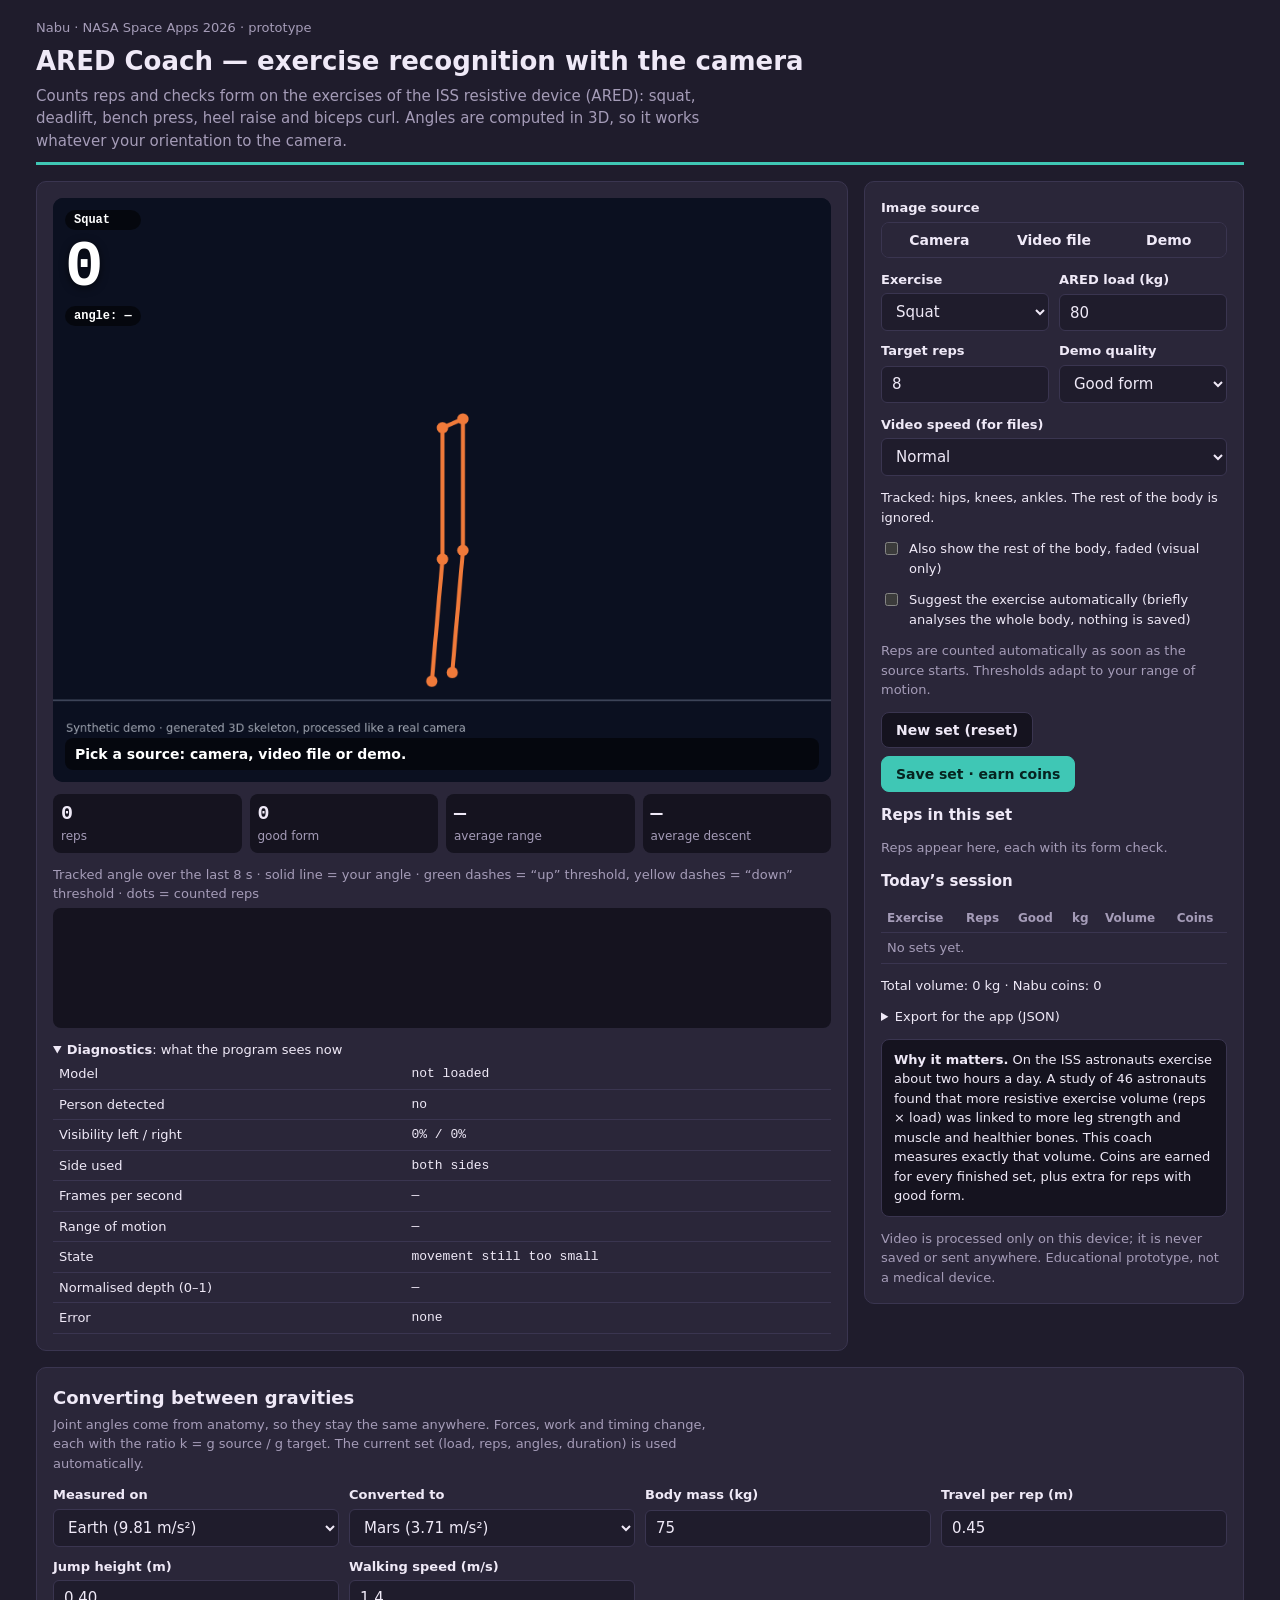
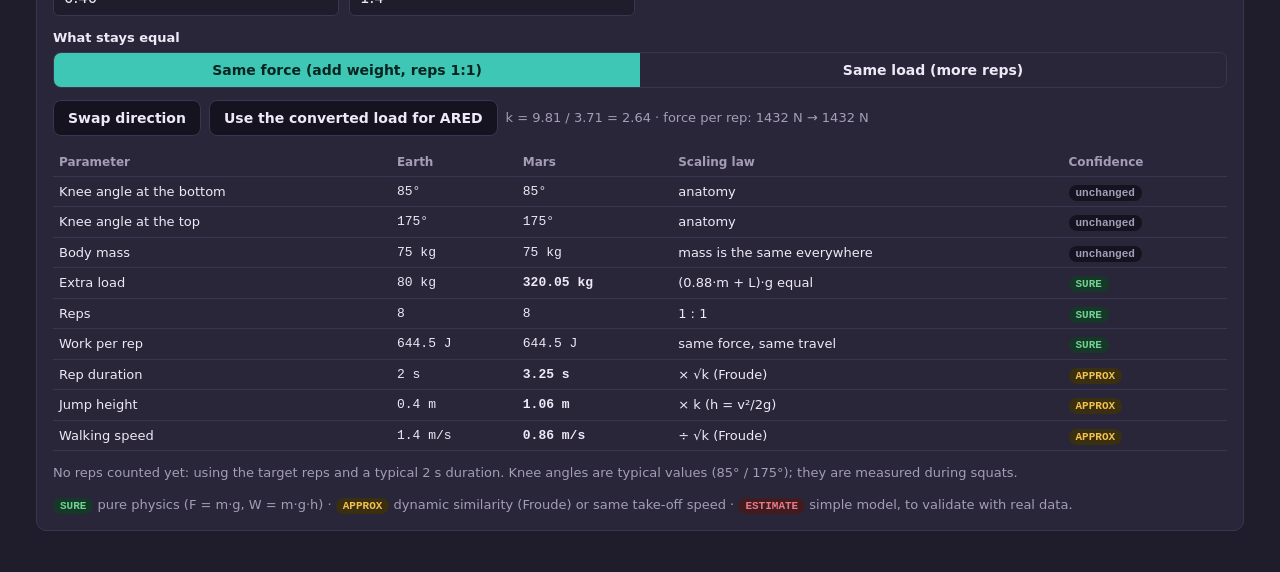
<file: ared/index.html>
<!DOCTYPE html>
<html lang="en">
<head>
<meta charset="utf-8">
<meta name="viewport" content="width=device-width, initial-scale=1">
<title>Nabu · ARED Coach</title>
<style>
/* Consolă de antrenament: cerneală navy, accent portocaliu; imaginea video în stânga, controalele și jurnalul seriei în dreapta. */
:root{
  --bg:#F3F5F8; --panel:#FFFFFF; --ink:#16213A; --muted:#5B6782; --line:#D5DBE6; --soft:#E9EDF4;
  --accent:#D9581A; --accent-ink:#FFFFFF;
  --ok:#1E7F4E; --ok-bg:#DFF2E7; --warn:#9A6B00; --warn-bg:#FFF2CC; --bad:#B42323; --bad-bg:#FBE0E0;
  --body:system-ui,-apple-system,"Segoe UI",Roboto,sans-serif; --mono:ui-monospace,"SF Mono",Menlo,Consolas,monospace;
  color-scheme:light;
}
@media (prefers-color-scheme: dark){ :root{
  --bg:#0E1424; --panel:#161E33; --ink:#E6EBF5; --muted:#9AA6C0; --line:#2A3552; --soft:#1D2742;
  --accent:#F07A3A; --accent-ink:#10131C; --ok:#5BD08F; --ok-bg:#163828; --warn:#F2C24F; --warn-bg:#3A2F10; --bad:#FF7A7A; --bad-bg:#401C1F;
  color-scheme:dark; } }
*{box-sizing:border-box}
html,body{margin:0}
body{background:var(--bg);color:var(--ink);font:15px/1.5 var(--body)}
h1,h2,h3{margin:0;text-wrap:balance}
h1{font-size:26px} h2{font-size:18px} h3{font-size:15px}
p{margin:0}
.wrap{max-width:1240px;margin:0 auto;padding:18px 16px 40px;display:grid;gap:16px}
header{display:flex;flex-wrap:wrap;justify-content:space-between;gap:10px 24px;align-items:flex-end;border-bottom:3px solid var(--accent);padding-bottom:10px}
.sub{color:var(--muted);max-width:70ch}
.layout{display:grid;grid-template-columns:minmax(0,1fr) 380px;gap:16px;align-items:start}
@media (max-width:960px){.layout{grid-template-columns:1fr}}
.card{background:var(--panel);border:1px solid var(--line);border-radius:10px;padding:16px;display:grid;gap:12px}
.stage{position:relative;background:#0B1020;border-radius:10px;overflow:hidden;aspect-ratio:4/3}
.stage canvas{position:absolute;inset:0;width:100%;height:100%}
.stage video{display:none}
.hud{position:absolute;left:12px;top:12px;display:grid;gap:6px}
.big{font:700 64px/1 var(--mono);color:#fff;text-shadow:0 2px 8px rgba(0,0,0,.6)}
.pill{display:inline-block;font:600 12px var(--mono);padding:3px 9px;border-radius:999px;background:rgba(0,0,0,.55);color:#fff}
.status{position:absolute;left:12px;right:12px;bottom:12px;font:600 14px var(--body);color:#fff;background:rgba(0,0,0,.55);border-radius:8px;padding:8px 10px}
.row{display:flex;flex-wrap:wrap;gap:8px;align-items:center}
.grid2{display:grid;grid-template-columns:1fr 1fr;gap:10px}
label{font-weight:600;font-size:13px}
.field{display:grid;gap:4px}
select,input[type=number]{font:15px var(--body);padding:8px 10px;border:1px solid var(--line);border-radius:6px;background:var(--bg);color:var(--ink);width:100%}
button{font:600 14px var(--body);border-radius:8px;padding:9px 14px;border:1px solid var(--line);background:var(--soft);color:var(--ink);cursor:pointer}
button.primary{background:var(--accent);border-color:var(--accent);color:var(--accent-ink)}
button:disabled{opacity:.5;cursor:not-allowed}
button:focus-visible,select:focus-visible,input:focus-visible{outline:2px solid var(--ink);outline-offset:2px}
.seg{display:flex;gap:0;border:1px solid var(--line);border-radius:8px;overflow:hidden}
.seg button{border:0;border-radius:0;flex:1;background:var(--panel)}
.seg button[aria-pressed="true"]{background:var(--accent);color:var(--accent-ink)}
.chkrow{display:flex;gap:8px;align-items:flex-start;font-weight:500}.chkrow input{margin-top:3px;flex:none}
.muted{color:var(--muted)} .small{font-size:13px}
.reps{display:grid;gap:6px;max-height:280px;overflow:auto}
.rep{border:1px solid var(--line);border-radius:8px;padding:8px 10px;display:grid;gap:4px;font-size:13px}
.rep .h{display:flex;justify-content:space-between;font-weight:600}
.chk{display:flex;gap:6px;align-items:baseline}
.chk .dot{width:8px;height:8px;border-radius:50%;flex:none;transform:translateY(-1px)}
.dot.ok{background:var(--ok)} .dot.warn{background:var(--warn)}
.metrics{display:grid;grid-template-columns:repeat(4,1fr);gap:8px}
.metric{background:var(--soft);border-radius:8px;padding:8px;display:grid;gap:2px}
.metric b{font:600 20px var(--mono);font-variant-numeric:tabular-nums}
.metric span{font-size:12px;color:var(--muted)}
table{border-collapse:collapse;width:100%;font-size:13px}
th,td{text-align:left;padding:5px 6px;border-bottom:1px solid var(--line)}
th{color:var(--muted);font-size:12px}
td.num{font-family:var(--mono);font-variant-numeric:tabular-nums}
.alert{border-radius:8px;padding:10px 12px;border:1px solid var(--line);background:var(--soft);font-size:13px}
.alert.warn{background:var(--warn-bg);border-color:var(--warn)}
textarea{width:100%;min-height:80px;font:12px var(--mono);background:var(--bg);color:var(--ink);border:1px solid var(--line);border-radius:6px;padding:8px}
.grid4{display:grid;grid-template-columns:repeat(4,minmax(0,1fr));gap:10px}
@media (max-width:960px){.grid4{grid-template-columns:1fr 1fr}}
.tag{display:inline-block;font:600 11px var(--mono);padding:2px 7px;border-radius:999px;white-space:nowrap}
.tag.sure{background:var(--ok-bg);color:var(--ok)} .tag.approx{background:var(--warn-bg);color:var(--warn)} .tag.est{background:var(--bad-bg);color:var(--bad)} .tag.same{background:var(--soft);color:var(--muted)}
td.chg{font-weight:700}
[hidden]{display:none!important}
/* Embedded in Nabu: always dark, matching the app; header and outer page chrome removed. */
:root{--bg:#1f1c2c;--panel:#2a2639;--ink:#efe9f7;--muted:#a59cb8;--line:#3a3550;--soft:#15131f;
  --accent:#3fc7b5;--accent-ink:#062420;--ok:#6fd38f;--ok-bg:#163828;--warn:#f2c14e;--warn-bg:#3a2f10;--bad:#e8798a;--bad-bg:#401c1f;color-scheme:dark}
body.embedded{background:transparent}
body.embedded .wrap{padding:0;max-width:none}
body.embedded header{display:none}
body.embedded .layout{grid-template-columns:minmax(0,1fr) 330px}
@media (max-width:680px){body.embedded .layout{grid-template-columns:1fr}}
body.embedded .layout{grid-template-columns:minmax(0,1fr) 300px}
body.embedded .metrics{grid-template-columns:repeat(4,minmax(0,1fr))}

@media (prefers-reduced-motion: reduce){*{transition:none!important}}
</style>
</head>
<body>
<div class="wrap">
  <header>
    <div style="display:grid;gap:4px">
      <span class="small muted">Nabu · NASA Space Apps 2026 · prototype</span>
      <h1>ARED Coach — exercise recognition with the camera</h1>
      <p class="sub">Counts reps and checks form on the exercises of the ISS resistive device (ARED): squat, deadlift, bench press, heel raise and biceps curl. Angles are computed in 3D, so it works whatever your orientation to the camera.</p>
    </div>
  </header>

  <div class="alert warn" id="protoWarn" hidden>This page is opened straight from a file. The camera and the MediaPipe model only work reliably over <b>http://localhost</b> or <b>https</b>: start Nabu with <code>start.bat</code>. The demo works anyway.</div>
  <div class="layout">
    <main class="card">
      <div class="stage" id="stage">
        <video id="video" playsinline muted></video>
        <canvas id="canvas" width="960" height="720" aria-label="Camera image with the detected skeleton"></canvas>
        <div class="hud">
          <span class="pill" id="exPill">Squat</span>
          <span class="big" id="repBig">0</span>
          <span class="pill" id="angPill">angle: —</span>
        </div>
        <div class="status" id="status">Pick a source: camera, video file or demo.</div>
      </div>
      <div class="metrics" aria-live="polite">
        <div class="metric"><b id="mReps">0</b><span>reps</span></div>
        <div class="metric"><b id="mGood">0</b><span>good form</span></div>
        <div class="metric"><b id="mRom">—</b><span>average range</span></div>
        <div class="metric"><b id="mTempo">—</b><span>average descent</span></div>
      </div>
      <div class="alert" id="detectBox" hidden></div>
      <div class="field">
        <span class="small muted">Tracked angle over the last 8 s · solid line = your angle · green dashes = “up” threshold, yellow dashes = “down” threshold · dots = counted reps</span>
        <canvas id="spark" width="900" height="120" style="width:100%;height:120px;background:var(--soft);border-radius:8px" aria-label="Angle over time"></canvas>
      </div>
      <details open>
        <summary class="small"><b>Diagnostics</b>: what the program sees now</summary>
        <table><tbody id="diag"></tbody></table>
      </details>
    </main>

    <aside class="card">
      <div class="field">
        <label>Image source</label>
        <div class="seg" role="group" aria-label="Image source">
          <button id="srcCam" aria-pressed="false">Camera</button>
          <button id="srcFile" aria-pressed="false">Video file</button>
          <button id="srcDemo" aria-pressed="false">Demo</button>
        </div>
        <input type="file" id="fileIn" accept="video/*" hidden>
      </div>
      <div class="grid2">
        <div class="field"><label for="exSel">Exercise</label>
          <select id="exSel">
            <option value="squat">Squat</option>
            <option value="deadlift">Deadlift</option>
            <option value="bench">Bench press</option>
            <option value="heel">Heel raise</option>
            <option value="curl">Biceps curl</option>
          </select></div>
        <div class="field"><label for="loadIn">ARED load (kg)</label><input id="loadIn" type="number" min="0" max="272" step="1" value="80"></div>
        <div class="field"><label for="targetIn">Target reps</label><input id="targetIn" type="number" min="1" max="50" value="8"></div>
        <div class="field"><label for="demoQ">Demo quality</label>
          <select id="demoQ"><option value="good">Good form</option><option value="mixed">Mixed</option><option value="bad">Frequent mistakes</option></select></div>
      </div>
      <div class="field"><label for="rateSel">Video speed (for files)</label>
        <select id="rateSel"><option value="1">Normal</option><option value="0.5">Half (more precise)</option><option value="0.25">Quarter</option></select></div>
      <p class="small" id="parts"></p>
      <label class="chkrow small"><input type="checkbox" id="showAll"> Also show the rest of the body, faded (visual only)</label>
      <label class="chkrow small"><input type="checkbox" id="autoDet"> Suggest the exercise automatically (briefly analyses the whole body, nothing is saved)</label>
      <p class="small muted">Reps are counted automatically as soon as the source starts. Thresholds adapt to your range of motion.</p>
      <div class="row">
        <button id="startSet">New set (reset)</button>
        <button class="primary" id="endSet">Save set · earn coins</button>
      </div>
      <h3>Reps in this set</h3>
      <div class="reps" id="repList"><p class="small muted">Reps appear here, each with its form check.</p></div>
      <h3>Today’s session</h3>
      <div style="overflow-x:auto"><table id="sessTable"><thead><tr><th>Exercise</th><th>Reps</th><th>Good</th><th>kg</th><th>Volume</th><th>Coins</th></tr></thead><tbody></tbody></table></div>
      <p class="small" id="sessTot">Total volume: 0 kg · Nabu coins: 0</p>
      <details>
        <summary class="small">Export for the app (JSON)</summary>
        <textarea id="json" readonly></textarea>
        <button id="copyJson">Copy</button> <span class="small muted" id="copyMsg"></span>
      </details>
      <div class="alert small">
        <b>Why it matters.</b> On the ISS astronauts exercise about two hours a day. A study of 46 astronauts found that more resistive exercise volume (reps × load) was linked to more leg strength and muscle and healthier bones. This coach measures exactly that volume. Coins are earned for every finished set, plus extra for reps with good form.
      </div>
      <p class="small muted">Video is processed only on this device; it is never saved or sent anywhere. Educational prototype, not a medical device.</p>
    </aside>
  </div>

  <section class="card" aria-labelledby="gravH">
    <div style="display:grid;gap:4px">
      <h2 id="gravH">Converting between gravities</h2>
      <p class="small muted" style="max-width:80ch">Joint angles come from anatomy, so they stay the same anywhere. Forces, work and timing change, each with the ratio k = g source / g target. The current set (load, reps, angles, duration) is used automatically.</p>
    </div>
    <div class="grid4">
      <div class="field"><label for="gFrom">Measured on</label>
        <select id="gFrom"><option value="pamant">Earth (9.81 m/s²)</option><option value="marte">Mars (3.71 m/s²)</option><option value="luna">Moon (1.62 m/s²)</option><option value="custom">Other gravity…</option></select></div>
      <div class="field" id="gFromCustomF" hidden><label for="gFromCustom">source g (m/s²)</label><input id="gFromCustom" type="number" min="0" step="0.01" value="9.81"></div>
      <div class="field"><label for="gTo">Converted to</label>
        <select id="gTo"><option value="marte">Mars (3.71 m/s²)</option><option value="pamant">Earth (9.81 m/s²)</option><option value="luna">Moon (1.62 m/s²)</option><option value="custom">Other gravity…</option></select></div>
      <div class="field" id="gToCustomF" hidden><label for="gToCustom">target g (m/s²)</label><input id="gToCustom" type="number" min="0" step="0.01" value="3.71"></div>
      <div class="field"><label for="massIn">Body mass (kg)</label><input id="massIn" type="number" min="30" max="200" step="1" value="75"></div>
      <div class="field"><label for="dropIn">Travel per rep (m)</label><input id="dropIn" type="number" min="0.05" max="1.5" step="0.01" value="0.45"></div>
      <div class="field"><label for="jumpIn">Jump height (m)</label><input id="jumpIn" type="number" min="0" max="3" step="0.01" value="0.40"></div>
      <div class="field"><label for="walkIn">Walking speed (m/s)</label><input id="walkIn" type="number" min="0" max="5" step="0.1" value="1.4"></div>
    </div>
    <div class="field">
      <label>What stays equal</label>
      <div class="seg" role="group" aria-label="Conversion mode">
        <button id="modeForce" aria-pressed="true">Same force (add weight, reps 1:1)</button>
        <button id="modeWork" aria-pressed="false">Same load (more reps)</button>
      </div>
    </div>
    <div class="row"><button id="gSwap">Swap direction</button><button id="gApply">Use the converted load for ARED</button><span class="small muted" id="gK"></span></div>
    <div class="alert warn" id="gErr" hidden></div>
    <div style="overflow-x:auto"><table id="gTable"><thead><tr><th>Parameter</th><th id="gThFrom">Source</th><th id="gThTo">Target</th><th>Scaling law</th><th>Confidence</th></tr></thead><tbody></tbody></table></div>
    <p class="small muted" id="gNote"></p>
    <p class="small muted"><span class="tag sure">SURE</span> pure physics (F = m·g, W = m·g·h) · <span class="tag approx">APPROX</span> dynamic similarity (Froude) or same take-off speed · <span class="tag est">ESTIMATE</span> simple model, to validate with real data.</p>
  </section>
</div>

<script>
"use strict";
// CORE-START — logică pură (testabilă fără browser)
function angle3(a,b,c){
  const v1x=a.x-b.x,v1y=a.y-b.y,v1z=a.z-b.z,v2x=c.x-b.x,v2y=c.y-b.y,v2z=c.z-b.z;
  const n=Math.hypot(v1x,v1y,v1z)*Math.hypot(v2x,v2y,v2z);
  if(!n)return NaN;
  const d=(v1x*v2x+v1y*v2y+v1z*v2z)/n;
  return Math.acos(Math.max(-1,Math.min(1,d)))*180/Math.PI;
}
function dist3(a,b){return Math.hypot(a.x-b.x,a.y-b.y,a.z-b.z)}
const avg=(a,b)=>(a+b)/2;

// Definiția fiecărui unghi: [punct, vârf, punct] pentru stânga și dreapta (indici MediaPipe).
const ANGLE_DEF={knee:[[23,25,27],[24,26,28]],hip:[[11,23,25],[12,24,26]],elbow:[[11,13,15],[12,14,16]],sh:[[13,11,23],[14,12,24]],ank:[[25,27,31],[26,28,32]],barTilt:[[11,12,15,16],[]]};
const ALL_ANGLES=Object.keys(ANGLE_DEF);
// Punctele corpului de care are nevoie un exercițiu = doar cele din unghiurile lui.
function keysFor(angles){const s=new Set();for(const n of angles)for(const side of ANGLE_DEF[n])for(const i of side)s.add(i);return [...s].sort((a,b)=>a-b)}
// Unghiurile din coordonatele 3D „world” (metri, centrate pe bazin): nu depind de orientarea camerei.
// Se calculează DOAR unghiurile cerute; restul corpului este ignorat.
function jointAngles(w,need=ALL_ANGLES){
  const o={};
  for(const n of need){
    if(n==="barTilt"){o.barTilt=barTilt(w);continue}
    const [l,r]=ANGLE_DEF[n];o[n+"L"]=angle3(w[l[0]],w[l[1]],w[l[2]]);o[n+"R"]=angle3(w[r[0]],w[r[1]],w[r[2]]);
  }
  return o;
}
function barTilt(w){
  return {
    // înclinarea barei = unghiul dintre linia încheieturilor și linia umerilor (nu depinde de orientarea camerei)
    v:(()=>{const u={x:w[16].x-w[15].x,y:w[16].y-w[15].y,z:w[16].z-w[15].z},v={x:w[12].x-w[11].x,y:w[12].y-w[11].y,z:w[12].z-w[11].z};const g=angle3(u,{x:0,y:0,z:0},v);return Math.min(g,180-g)})()
  }.v;
}
const JOINTS=["knee","hip","elbow","sh","ank"];
// Alege partea corpului: „B” = ambele, „L” / „R” = doar partea vizibilă (filmat din lateral, partea opusă e ascunsă).
function pickSide(a,side){const o={};for(const j of JOINTS){if(a[j+"L"]===undefined)continue;o[j]=side==="B"?avg(a[j+"L"],a[j+"R"]):a[j+side]}if(a.barTilt!==undefined)o.barTilt=a.barTilt;return o}
function sideVisibility(norm,keys){
  if(!norm)return {L:1,R:1};
  const v=ids=>ids.length?ids.reduce((s,i)=>s+(norm[i].visibility??1),0)/ids.length:1;
  return {L:v(keys.filter(i=>i%2===1)),R:v(keys.filter(i=>i%2===0))}; // în MediaPipe, stânga = indici impari
}
function chooseSide(vis){ if(vis.L>=0.65&&vis.R>=0.65)return "B"; return vis.L>=vis.R?"L":"R"; }

class Smoother{ // medie exponențială pe fiecare unghi
  constructor(alpha=0.5){this.a=alpha;this.s=null}
  push(o){ if(!this.s){this.s={...o};return {...this.s}}
    for(const k in o){ if(Number.isFinite(o[k])) this.s[k]=Number.isFinite(this.s[k])?this.a*o[k]+(1-this.a)*this.s[k]:o[k]; }
    return {...this.s}; }
}

function ok(t){return {ok:true,t}} function warn(t){return {ok:false,t}}
function fmt(x){return Number.isFinite(x)?Math.round(x):"—"}
const tempo=r=>r.ecc>=0.8?ok("Controlled descent ("+r.ecc.toFixed(1)+" s)"):warn("Lower more slowly: "+r.ecc.toFixed(1)+" s, target ≥ 1 s");

// joint = articulația urmărită; mode „flex” = unghiul scade în timpul efortului, „raise” = crește;
// minRange = amplitudinea minimă (grade) ca mișcarea să conteze drept repetare.
const EXERCISES={
  squat:{name:"Squat",joint:"knee",mode:"flex",minRange:30,angles:["knee"],unit:"knee",
    checks:r=>[
      r.min<=100?ok("Full depth ("+fmt(r.min)+"°)"):warn("Go lower: knee at "+fmt(r.min)+"°, target ≤ 100°"),
      r.side==="B"?(Math.abs(r.atMin.kneeL-r.atMin.kneeR)<=15?ok("Left–right symmetry"):warn("Knees uneven: "+fmt(Math.abs(r.atMin.kneeL-r.atMin.kneeR))+"°")):null,
      tempo(r)]},
  deadlift:{name:"Deadlift",joint:"hip",mode:"flex",minRange:30,angles:["hip","knee"],unit:"hip",
    checks:r=>[
      r.atMinS.knee-r.atMinS.hip>=20?ok("Hinging at the hip (knee "+fmt(r.atMinS.knee)+"°, hip "+fmt(r.atMinS.hip)+"°)"):warn("Too much knee: push your hips back"),
      r.atEndS.knee>=155?ok("Full extension at the top"):warn("Straighten your knees fully at the top"),
      tempo(r)]},
  bench:{name:"Bench press",joint:"elbow",mode:"flex",minRange:30,angles:["elbow","barTilt"],unit:"elbow",
    checks:r=>[
      r.min<=90?ok("Full range (elbow "+fmt(r.min)+"°)"):warn("Bring the bar closer to your chest: elbow at "+fmt(r.min)+"°, target ≤ 90°"),
      r.side==="B"?(Math.abs(r.atMin.elbowL-r.atMin.elbowR)<=15?ok("Arms symmetric"):warn("One arm goes lower than the other")):null,
      r.side==="B"?(r.atMin.barTilt<=12?ok("Bar level with your shoulders"):warn("The bar tilts to one side ("+fmt(r.atMin.barTilt)+"°)")):null,
      tempo(r)]},
  heel:{name:"Heel raise",joint:"ank",mode:"raise",minRange:12,minDur:0.6,angles:["ank","knee"],unit:"ankle",
    checks:r=>[
      r.rom>=15?ok("Full raise (+"+fmt(r.rom)+"°)"):warn("Rise higher on your toes: +"+fmt(r.rom)+"°, target ≥ 15°"),
      r.kneeMin>=155?ok("Knees straight"):warn("Keep your knees straight ("+fmt(r.kneeMin)+"°)")]},
  curl:{name:"Biceps curl",joint:"elbow",mode:"flex",minRange:40,angles:["elbow","sh"],unit:"elbow",
    checks:r=>[
      r.min<=55?ok("Full curl (elbow "+fmt(r.min)+"°)"):warn("Curl higher: elbow at "+fmt(r.min)+"°, target ≤ 55°"),
      r.shRange<=25?ok("Elbow fixed by your side"):warn("Your elbow moves: the arm swings "+fmt(r.shRange)+"°"),
      tempo(r)]}
};

for(const k in EXERCISES)EXERCISES[k].keys=keysFor(EXERCISES[k].angles);
const PART_NAMES={11:"left shoulder",12:"right shoulder",13:"left elbow",14:"right elbow",15:"left wrist",16:"right wrist",23:"left hip",24:"right hip",25:"left knee",26:"right knee",27:"left ankle",28:"right ankle",31:"left toes",32:"right toes"};

// Numărător cu praguri ADAPTIVE: se uită la ultimele 6 s, află poziția de sus și de jos a persoanei
// și numără o repetare când semnalul coboară în ultimii 35% ai amplitudinii și urcă înapoi în primii 25%.
// Funcționează oricare ar fi unghiurile exacte ale persoanei; formele se judecă separat, cu pragurile fixe.
class RepCounter{
  constructor(ex){this.ex=ex;this.state="top";this.buf=[];this.count=0;this.cur=null;this.info={range:0,ready:false}}
  update(t,a,side="B"){
    const ex=this.ex,S=pickSide(a,side),s=S[ex.joint]; if(!Number.isFinite(s))return null;
    const x=ex.mode==="raise"?-s:s;
    this.buf.push([t,x]); while(this.buf.length&&t-this.buf[0][0]>6)this.buf.shift();
    let xmax=-Infinity,xmin=Infinity; for(const b of this.buf){if(b[1]>xmax)xmax=b[1];if(b[1]<xmin)xmin=b[1]}
    const range=xmax-xmin,enter=xmin+0.35*range,exit=xmax-0.25*range,ready=range>=ex.minRange;
    this.info={range,ready,enter,exit,x,s,side,state:this.state};
    if(this.state==="top"){
      if(!this.cur||x>=exit){this.cur={tStart:t,topX:x};this.track(S)}
      else this.track(S);
      if(ready&&x<=enter){this.state="bottom";Object.assign(this.cur,{min:x,tMin:t,atMin:{...a},atMinS:S})}
      return null;
    }
    const c=this.cur; this.track(S);
    if(x<c.min){c.min=x;c.tMin=t;c.atMin={...a};c.atMinS=S}
    if(x>=exit){
      this.state="top"; const dur=t-c.tStart;
      const rep={n:this.count+1,side,tStart:c.tStart,tEnd:t,ecc:c.tMin-c.tStart,con:t-c.tMin,
        atMin:c.atMin,atMinS:c.atMinS,atEnd:{...a},atEndS:S,min:ex.mode==="raise"?NaN:c.min,rom:c.topX-c.min,
        shRange:c.shMax-c.shMin,kneeMin:c.kneeMin};
      this.cur={tStart:t,topX:x};this.track(S);
      if(dur<(ex.minDur||0.4)||dur>15||rep.rom<0.8*ex.minRange)return null; // prea scurtă, prea lungă sau prea mică: zgomot, nu repetare
      this.count++; rep.checks=ex.checks(rep).filter(Boolean); rep.good=rep.checks.every(c=>c.ok); return rep;
    }
    return null;
  }
  track(S){const c=this.cur;if(!c)return;if(Number.isFinite(S.sh)){c.shMin=Math.min(c.shMin??S.sh,S.sh);c.shMax=Math.max(c.shMax??S.sh,S.sh)}if(Number.isFinite(S.knee))c.kneeMin=Math.min(c.kneeMin??S.knee,S.knee)}
}

// Recunoaștere automată după ce articulații se mișcă în ultimele ~3 s (cadre deja reduse la o parte a corpului).
function detectExercise(frames){
  if(frames.length<20)return null;
  const rng=k=>{const v=frames.map(f=>f[k]).filter(Number.isFinite);return v.length?Math.max(...v)-Math.min(...v):0};
  const mean=k=>{const v=frames.map(f=>f[k]).filter(Number.isFinite);return v.reduce((s,x)=>s+x,0)/Math.max(1,v.length)};
  const knee=rng("knee"),hip=rng("hip"),elb=rng("elbow"),ank=rng("ank"),sh=mean("sh");
  if(elb>35&&knee<20&&hip<25)return sh>55?"bench":"curl";
  if(hip>30&&knee>30)return knee>=0.6*hip?"squat":"deadlift";
  if(hip>30&&knee<=30)return "deadlift";
  if(ank>8&&knee<15&&hip<15)return "heel";
  return null;
}

// Generator sintetic de schelet 3D (pentru demo și teste). y în sus, x înainte, z lateral.
function seg(p,deg,L){const r=deg*Math.PI/180;return {x:p.x+L*Math.sin(r),y:p.y+L*Math.cos(r),z:p.z}}
function blank(){return Array.from({length:33},()=>({x:0,y:1,z:0,visibility:1}))}
function standing(w,side,z,a,K,H,arms){
  const iA=side?27:28,iK=side?25:26,iH=side?23:24,iS=side?11:12,iE=side?13:14,iW=side?15:16,iHe=side?29:30,iT=side?31:32;
  const A={x:0,y:0.08,z};w[iA]=A;w[iHe]={x:-0.05,y:0,z};w[iT]={x:0.15,y:0,z};
  w[iK]=seg(A,a,0.42); const b=a-(180-K); w[iH]=seg(w[iK],b,0.45); const c=b+(180-H);
  const sh=seg(w[iH],c,0.5); sh.z=z*1.8; w[iS]=sh; w[iH].z=z;
  if(arms==="hang"){w[iE]=seg(sh,180,0.3);w[iW]=seg(w[iE],180,0.27)}
  else{w[iE]=seg(sh,c+200,0.3);w[iW]=seg(w[iE],c+345,0.27)}
  return c;
}
function synthPose(ex,p,q){ // p: 0 sus → 1 jos; q: 1 = formă bună, 0 = formă slabă
  const w=blank(); const L=(g,b)=>g*q+b*(1-q);
  if(ex==="squat"){for(const side of [1,0]){const kMin=L(85,100)+(side?0:L(0,16));standing(w,side,side?0.1:-0.1,5+25*p,175-p*(175-kMin),175-p*(175-75),"bar")}}
  else if(ex==="deadlift"){for(const side of [1,0]){standing(w,side,side?0.1:-0.1,5+L(8,30)*p,175-p*(175-L(145,100)),175-p*(175-L(85,95)),"hang")}}
  else if(ex==="curl"){for(const side of [1,0]){standing(w,side,side?0.1:-0.1,0,178,178,"hang");const S=w[side?11:12];const E={x:S.x+L(0,0.16)*p,y:S.y-0.3,z:S.z};w[side?13:14]=E;const th=Math.atan2(S.x-E.x,S.y-E.y)*180/Math.PI;w[side?15:16]=seg(E,th+170-p*(170-L(40,58)),0.27)}}
  else if(ex==="heel"){for(const side of [1,0]){const z=side?0.1:-0.1,phi=L(25,9)*p*Math.PI/180;const T={x:0.15,y:0,z};
      const A={x:T.x-0.15*Math.cos(phi)+0.08*Math.sin(phi),y:T.y+0.15*Math.sin(phi)+0.08*Math.cos(phi),z};
      w[side?31:32]=T;w[side?29:30]={x:T.x-0.2*Math.cos(phi),y:0.2*Math.sin(phi),z};w[side?27:28]=A;
      const kneeBend=L(0,30)*p;w[side?25:26]=seg(A,kneeBend,0.42);
      const Hh=seg(w[side?25:26],-kneeBend,0.45);w[side?23:24]=Hh;const S=seg(Hh,0,0.5);S.z=z*1.8;w[side?11:12]=S;
      w[side?13:14]=seg(S,180,0.3);w[side?15:16]=seg(w[side?13:14],180,0.27)}}
  else if(ex==="bench"){for(const side of [1,0]){const z=side?0.1:-0.1,sg=side?1:-1;
      w[side?23:24]={x:-0.5,y:0.45,z};w[side?25:26]={x:-0.92,y:0.45,z};w[side?27:28]={x:-0.92,y:0.05,z};w[side?29:30]={x:-0.97,y:0,z};w[side?31:32]={x:-0.77,y:0,z};
      const S={x:0,y:0.45,z:0.18*sg};w[side?11:12]=S;
      const beta=(side?L(110,95):L(110,75))*p*Math.PI/180;
      const E={x:0,y:S.y+0.3*Math.cos(beta),z:S.z+sg*0.3*Math.sin(beta)};w[side?13:14]=E;w[side?15:16]={x:0,y:E.y+0.27,z:E.z}}}
  const mS={x:(w[11].x+w[12].x)/2,y:(w[11].y+w[12].y)/2,z:0};
  w[0]=ex==="bench"?{x:mS.x+0.2,y:mS.y+0.05,z:0,visibility:1}:{x:mS.x+0.05,y:mS.y+0.2,z:0,visibility:1};
  return w.map(o=>({visibility:1,...o}));
}
// ---- Transpunere între gravitații (port din Python) ----
// Unghiurile nu depind de gravitație; forțele, lucrul mecanic și timpii se scalează cu k = g_sursă / g_țintă.
const GRAV={pamant:9.81,marte:3.71,luna:1.62};
const LIFTED=0.88; // ~88% din masa corpului se ridică la genuflexiune
function rnd(x,n){const f=10**n;return Math.round(x*f)/f}
// SIGUR: lucrul mecanic pe repetare.
function squatWork(massKg,loadKg,dropM,g){return (LIFTED*massKg+loadKg)*g*dropM}
// Transpune parametrii măsurați la gFrom în echivalentul lor la gTo. Simetrică: convert(convert(p,a,b),b,a) = p.
// keepLoadEqual=true  → greutatea suplimentară necesară ca mușchii/oasele să simtă ACEEAȘI forță; repetările rămân 1:1.
// keepLoadEqual=false → păstrează sarcina externă și crește numărul de repetări ca lucrul mecanic total să fie egal.
function convertParams(p,gFrom,gTo,keepLoadEqual=true){
  if(!(gTo>0)||!(gFrom>0))throw new Error("At 0 g there is no weight: use a resistive device and measure force directly (N), not mass.");
  const k=gFrom/gTo,lifted=LIFTED*p.bodyMassKg,forceFrom=(lifted+p.externalLoadKg)*gFrom;
  let loadTo,repsTo,workTo,capped=false;
  if(keepLoadEqual){
    loadTo=forceFrom/gTo-lifted;repsTo=p.reps;workTo=p.workPerRepJ; // SIGUR: aceeași forță, aceeași cursă
    if(loadTo<0){capped=true;loadTo=0;repsTo=p.reps/k;workTo=p.workPerRepJ/k*(lifted/(lifted+p.externalLoadKg))} // spre g mai mare: corpul singur e deja prea greu
  }else{
    loadTo=p.externalLoadKg;workTo=p.workPerRepJ/k; // SIGUR: W = m·g·h
    repsTo=p.reps*k;                                 // ESTIMARE: același lucru mecanic total
  }
  return {...p,externalLoadKg:rnd(loadTo,2),reps:rnd(repsTo,1),workPerRepJ:rnd(workTo,1),
    repDurationS:rnd(p.repDurationS*Math.sqrt(k),2), // APROX (Froude): timpii mișcărilor dominate de gravitație ~ 1/√g
    jumpHeightM:rnd(p.jumpHeightM*k,3),              // APROX: aceeași viteză de desprindere → h = v²/(2g)
    walkSpeedMs:rnd(p.walkSpeedMs/Math.sqrt(k),2),   // APROX (Froude): v ~ √(g·lungimea piciorului)
    k,capped,forceN:rnd((lifted+loadTo)*gTo,0)};     // kneeMinDeg, kneeMaxDeg, bodyMassKg: neschimbate
}
// Numărător pe adâncime normalizată 0..1 (0 = în picioare, 1 = jos de tot), din calibrarea utilizatorului:
// aceleași praguri merg pe Pământ, pe Marte și în 0 g (unde postura de repaus e ~130°, nu 180°).
class SquatCounter{
  constructor(kneeMinDeg,kneeMaxDeg,down=0.7,up=0.2){this.lo=kneeMinDeg;this.hi=kneeMaxDeg;this.down=down;this.up=up;this.isDown=false;this.count=0}
  depth(kneeDeg){return (this.hi-kneeDeg)/(this.hi-this.lo)}
  update(kneeDeg){const d=this.depth(kneeDeg);
    if(!this.isDown&&d>=this.down)this.isDown=true;
    else if(this.isDown&&d<=this.up){this.isDown=false;this.count++}
    return this.count}
}
// CORE-END
</script>

<script>
"use strict";
/* ---------- aplicația ---------- */
const $=id=>document.getElementById(id);
const canvas=$("canvas"),ctx=canvas.getContext("2d"),video=$("video"),spark=$("spark"),sctx=spark.getContext("2d");
let source=null,landmarker=null,rafId=null,lastVideoTime=-1,delegateUsed="—",detectErr=null;
let smoother=new Smoother(),winFrames=[],counter=null,setReps=[],session=[],hist=[];
let fpsT=[],lastSide="B",lastVis={L:0,R:0},personSeen=false;
let demo={t0:0,period:3.2};
const STORE="nabu.ared.v1";
let lastConv=null,keepLoad=true;
try{session=JSON.parse(localStorage.getItem(STORE))||[]}catch(e){session=[]}

function setStatus(t){$("status").textContent=t}
function exKey(){return $("exSel").value}
function ex(){return EXERCISES[exKey()]}
function newCounter(){counter=new RepCounter(ex());setReps=[];hist=[];renderReps();updateMetrics()}
$("exSel").addEventListener("change",()=>{$("exPill").textContent=ex().name;smoother=new Smoother();winFrames=[];newCounter();renderParts()});
function renderParts(){const G={11:"shoulders",12:"shoulders",13:"elbows",14:"elbows",15:"wrists",16:"wrists",23:"hips",24:"hips",25:"knees",26:"knees",27:"ankles",28:"ankles",31:"toes",32:"toes"};$("parts").textContent="Tracked: "+[...new Set(ex().keys.map(i=>G[i]))].join(", ")+". The rest of the body is ignored."}

if(location.protocol==="file:"){$("protoWarn").hidden=false}

/* ---------- MediaPipe (încărcat doar pentru cameră/fișier) ---------- */
const MP_VER="0.10.14";
const MODEL="https://storage.googleapis.com/mediapipe-models/pose_landmarker/pose_landmarker_full/float16/1/pose_landmarker_full.task";
async function loadLandmarker(){
  if(landmarker)return landmarker;
  setStatus("Loading the MediaPipe Pose model… (the first time takes a few seconds)");
  const vision=await import(`https://cdn.jsdelivr.net/npm/@mediapipe/tasks-vision@${MP_VER}/vision_bundle.mjs`);
  const files=await vision.FilesetResolver.forVisionTasks(`https://cdn.jsdelivr.net/npm/@mediapipe/tasks-vision@${MP_VER}/wasm`);
  const opts=d=>({baseOptions:{modelAssetPath:MODEL,delegate:d},runningMode:"VIDEO",numPoses:1,
    minPoseDetectionConfidence:0.4,minPosePresenceConfidence:0.4,minTrackingConfidence:0.4});
  try{landmarker=await vision.PoseLandmarker.createFromOptions(files,opts("GPU"));delegateUsed="GPU"}
  catch(e){landmarker=await vision.PoseLandmarker.createFromOptions(files,opts("CPU"));delegateUsed="CPU"}
  return landmarker;
}

function pressSrc(id){["srcCam","srcFile","srcDemo"].forEach(b=>$(b).setAttribute("aria-pressed",String(b===id)))}
function stopAll(){cancelAnimationFrame(rafId);if(video.srcObject){video.srcObject.getTracks().forEach(t=>t.stop());video.srcObject=null}
  video.pause();smoother=new Smoother();winFrames=[];lastVideoTime=-1;detectErr=null;personSeen=false;newCounter()}

$("srcCam").onclick=async()=>{
  stopAll();pressSrc("srcCam");source="cam";
  try{await loadLandmarker()}catch(e){setStatus("The MediaPipe model could not load ("+(e.message||e)+"). Check your internet connection.");return}
  try{
    const stream=await navigator.mediaDevices.getUserMedia({video:{width:{ideal:1280},height:{ideal:720}},audio:false});
    video.srcObject=stream;await video.play();
    setStatus("Stand side-on with your whole body in frame and start. Reps are counted automatically.");loop();
  }catch(e){setStatus("The camera did not start: "+(e.message||e)+". Open Nabu through start.bat (localhost) and allow camera access.")}
};
$("srcFile").onclick=()=>$("fileIn").click();
$("fileIn").onchange=async()=>{
  const f=$("fileIn").files[0];if(!f)return;
  stopAll();pressSrc("srcFile");source="file";
  try{await loadLandmarker()}catch(e){setStatus("The MediaPipe model could not load: "+(e.message||e));return}
  video.src=URL.createObjectURL(f);video.loop=false;video.playbackRate=+$("rateSel").value;
  try{await video.play()}catch(e){}
  setStatus("Analysing the video. Reps are counted automatically.");loop();
};
$("rateSel").onchange=()=>{video.playbackRate=+$("rateSel").value};
$("srcDemo").onclick=()=>{stopAll();pressSrc("srcDemo");source="demo";demo={t0:performance.now()/1000,period:3.2};
  setStatus("Demo: a synthetic skeleton doing the chosen exercise. Reps are counted automatically.");loop()};

/* ---------- bucla principală ---------- */
function loop(){
  rafId=requestAnimationFrame(loop);
  if(source==="demo"){
    const t=performance.now()/1000-demo.t0,cyc=t/demo.period,p=0.5-0.5*Math.cos(2*Math.PI*cyc);
    const q=$("demoQ").value==="good"?1:$("demoQ").value==="bad"?0:(Math.floor(cyc)%3===2?0:1);
    const w=synthPose(exKey(),p,q);drawSynthetic(w);process(w,null,t);return;
  }
  if(!landmarker||video.readyState<2)return;
  if(video.currentTime===lastVideoTime)return;lastVideoTime=video.currentTime;
  const now=performance.now();let res;
  try{res=landmarker.detectForVideo(video,now)}catch(e){detectErr=e.message||String(e);setStatus("Detection error: "+detectErr);return}
  ctx.drawImage(video,0,0,canvas.width,canvas.height);
  const world=res.worldLandmarks&&res.worldLandmarks[0],norm=res.landmarks&&res.landmarks[0];
  personSeen=!!world;
  if(!world){setStatus("I can’t see anyone. Get your whole body in frame, lit from the front.");renderDiag();return}
  drawNorm(norm);
  const t=source==="file"?video.currentTime:now/1000;
  process(world,norm,t);
}

function process(w,norm,t){
  fpsT.push(performance.now());while(fpsT.length>30)fpsT.shift();
  const vis=sideVisibility(norm,ex().keys);lastVis=vis;
  if(Math.max(vis.L,vis.R)<0.3){const miss=norm?ex().keys.filter(i=>(norm[i].visibility??1)<0.5).map(i=>PART_NAMES[i]).filter(Boolean):[];
    setStatus("The body parts this exercise needs aren’t visible"+(miss.length?": "+miss.slice(0,4).join(", "):"")+". Move the camera so it can see them.");renderDiag();return}
  const side=chooseSide(vis);lastSide=side;
  const a=smoother.push(jointAngles(w,ex().angles)); // doar unghiurile exercițiului
  if($("autoDet").checked){winFrames.push(pickSide(jointAngles(w),side));if(winFrames.length>90)winFrames.shift()} // tot corpul, doar pentru recunoaștere; nu se salvează
  if(!counter)newCounter();
  const rep=counter.update(t,a,side);
  const inf=counter.info,sg=ex().mode==="raise"?-1:1;hist.push({t,x:sg*inf.x,enter:sg*inf.enter,exit:sg*inf.exit,ready:inf.ready});while(hist.length&&t-hist[0].t>8)hist.shift();
  $("angPill").textContent=ex().unit+": "+fmt(inf.s)+"°";
  if($("autoDet").checked&&winFrames.length>=60&&winFrames.length%15===0)suggest();
  if(rep){setReps.push(rep);renderReps();updateMetrics();
    const tgt=+$("targetIn").value;
    setStatus(rep.n>=tgt?`Target of ${tgt} reps reached. Press “Save set”.`:rep.good?`Rep ${rep.n}: good form.`:`Rep ${rep.n}: ${rep.checks.find(c=>!c.ok).t}.`)}
  drawSpark();renderDiag();
}
function suggest(){
  const d=detectExercise(winFrames.slice(-90)),box=$("detectBox");
  if(d&&d!==exKey()){box.hidden=false;box.className="alert warn";box.innerHTML=`This looks like <b>${EXERCISES[d].name}</b>, not ${ex().name}. <button id="accDet">Switch exercise</button>`;
    $("accDet").onclick=()=>{$("exSel").value=d;$("exSel").dispatchEvent(new Event("change"));box.hidden=true}}
  else box.hidden=true;
}

/* ---------- diagnoză ---------- */
function renderDiag(){
  const fps=fpsT.length>1?Math.round((fpsT.length-1)*1000/(fpsT.at(-1)-fpsT[0])):0;
  const inf=counter?counter.info:{};
  const sideTxt={B:"both sides",L:"left side",R:"right side"}[lastSide];
  const rows=[
    ["Model",source==="demo"?"demo (no model)":landmarker?`MediaPipe Pose, ${delegateUsed}`:"not loaded"],
    ["Person detected",source==="demo"?"yes (synthetic)":personSeen?"yes":"no"],
    ["Visibility left / right",`${Math.round(lastVis.L*100)}% / ${Math.round(lastVis.R*100)}%`],
    ["Side used",sideTxt],
    ["Frames per second",fps||"—"],
    ["Range of motion",inf.range!==undefined?`${fmt(inf.range)}° (at least ${ex().minRange}° to count)`:"—"],
    ["State",inf.ready?(inf.state==="bottom"?"going down / at the bottom":"up, waiting for the descent"):"movement still too small"],
    ["Normalised depth (0–1)",exKey()==="squat"&&Number.isFinite(inf.s)&&lastConv?Math.max(0,Math.min(1.2,new SquatCounter(lastConv.sursa.kneeMinDeg,lastConv.sursa.kneeMaxDeg).depth(inf.s))).toFixed(2):"—"],
    ["Error",detectErr||"none"]];
  $("diag").innerHTML=rows.map(r=>`<tr><td>${r[0]}</td><td class="num">${r[1]}</td></tr>`).join("");
}
function drawSpark(){
  const W=spark.width,H=spark.height;sctx.clearRect(0,0,W,H);
  if(hist.length<2)return;
  const xs=hist.flatMap(h=>[h.x,h.enter,h.exit]).filter(Number.isFinite);let lo=Math.min(...xs),hi=Math.max(...xs);if(hi-lo<20){const m=(hi+lo)/2;lo=m-10;hi=m+10}
  const t0=hist.at(-1).t-8,X=t=>(t-t0)/8*W,Y=v=>H-6-(v-lo)/(hi-lo)*(H-12);
  const cs=getComputedStyle(document.documentElement);
  const line=(key,col,dash)=>{sctx.strokeStyle=col;sctx.setLineDash(dash);sctx.lineWidth=dash.length?1.2:2.2;sctx.beginPath();let st=false;
    for(const h of hist){const v=h[key];if(!Number.isFinite(v)||(key!=="x"&&!h.ready)){st=false;continue}const px=X(h.t),py=Y(v);st?sctx.lineTo(px,py):sctx.moveTo(px,py);st=true}sctx.stroke();sctx.setLineDash([])};
  line("exit",cs.getPropertyValue("--ok").trim(),[5,4]);line("enter",cs.getPropertyValue("--warn").trim(),[5,4]);line("x",cs.getPropertyValue("--accent").trim(),[]);
  for(const r of setReps){if(r.tEnd>t0){sctx.fillStyle=cs.getPropertyValue("--ink").trim();sctx.beginPath();sctx.arc(X(r.tEnd),8,3.5,0,7);sctx.fill()}}
}

/* ---------- serie / sesiune ---------- */
$("startSet").onclick=()=>{newCounter();setStatus("New set. Counting from zero.")};
$("endSet").onclick=()=>{
  if(!setReps.length){setStatus("No reps counted in this set yet.");return}
  const load=Math.max(0,+$("loadIn").value||0);
  const s={date:new Date().toISOString(),exercise:exKey(),name:ex().name,source,reps:setReps.length,good:setReps.filter(r=>r.good).length,
    loadKg:load,volumeKg:setReps.length*load,avgRomDeg:Math.round(mean(setReps.map(r=>r.rom))),avgEccS:+mean(setReps.map(r=>r.ecc)).toFixed(2),coins:10,
    issues:[...new Set(setReps.flatMap(r=>r.checks.filter(c=>!c.ok).map(c=>c.t.split(":")[0])))],
    trackedParts:ex().keys.map(i=>PART_NAMES[i]).filter(Boolean),
    repsDetail:setReps.map(r=>({n:r.n,good:r.good,romDeg:Math.round(r.rom),eccS:+r.ecc.toFixed(2),conS:+r.con.toFixed(2),side:r.side,
      anglesAtBottom:Object.fromEntries(Object.entries(r.atMinS).filter(([k,v])=>Number.isFinite(v)).map(([k,v])=>[k,Math.round(v)])),
      issues:r.checks.filter(c=>!c.ok).map(c=>c.t)}))};
  session.push(s);try{localStorage.setItem(STORE,JSON.stringify(session))}catch(e){}
  renderSession();setStatus(`Set saved: ${s.reps} reps, volume ${s.volumeKg} kg.`);newCounter();
};
function mean(a){const v=a.filter(Number.isFinite);return v.length?v.reduce((s,x)=>s+x,0)/v.length:NaN}
function renderReps(){
  const box=$("repList");$("repBig").textContent=setReps.length;
  if(!setReps.length){box.innerHTML='<p class="small muted">Reps appear here, each with its form check.</p>';return}
  box.innerHTML=setReps.slice().reverse().map(r=>`<div class="rep"><div class="h"><span>Rep ${r.n}</span><span class="${r.good?"":"muted"}">${r.good?"good form":"to fix"}</span></div>${r.checks.map(c=>`<div class="chk"><span class="dot ${c.ok?"ok":"warn"}"></span><span>${c.t}</span></div>`).join("")}</div>`).join("");
}
function updateMetrics(){
  $("mReps").textContent=setReps.length;$("mGood").textContent=setReps.filter(r=>r.good).length;
  const rom=mean(setReps.map(r=>r.rom)),ecc=mean(setReps.map(r=>r.ecc));
  $("mRom").textContent=Number.isFinite(rom)?Math.round(rom)+"°":"—";$("mTempo").textContent=Number.isFinite(ecc)?ecc.toFixed(1)+" s":"—";
  renderConv();
}
function renderSession(){
  const tb=$("sessTable").querySelector("tbody");
  tb.innerHTML=session.map(s=>`<tr><td>${s.name}</td><td class="num">${s.reps}</td><td class="num">${s.good}</td><td class="num">${s.loadKg}</td><td class="num">${s.volumeKg}</td><td class="num">+${s.coins}</td></tr>`).join("")||'<tr><td colspan="6" class="muted">No sets yet.</td></tr>';
  const vol=session.reduce((a,s)=>a+s.volumeKg,0),coins=session.reduce((a,s)=>a+s.coins,0);
  $("sessTot").textContent=`Total volume: ${vol} kg · Nabu coins: ${coins}`;
  writeJson();
}
function writeJson(){$("json").value=JSON.stringify({astronaut:"A",sesiune:session,transpunere:lastConv},null,1)}

/* ---------- transpunere între gravitații ---------- */
const G_NAME={pamant:"Earth",marte:"Mars",luna:"Moon"};
function gVal(which){const sel=$(which).value;return sel==="custom"?+$(which+"Custom").value:GRAV[sel]}
function gLabel(which){const sel=$(which).value;return sel==="custom"?gVal(which)+" m/s²":G_NAME[sel]}
function num(id,d){const v=+$(id).value;return Number.isFinite(v)?v:d}
// Parametrii sursă: din seria curentă unde există măsurători, altfel din câmpuri / valori tipice.
function convSource(){
  const isSquat=exKey()==="squat",mins=setReps.map(r=>r.min).filter(Number.isFinite);
  const measured=isSquat&&mins.length>0;
  const kneeMin=measured?mean(mins):85,kneeMax=measured?mean(setReps.map(r=>r.min+r.rom)):175;
  const dur=setReps.length?mean(setReps.map(r=>r.tEnd-r.tStart)):2.0;
  const mass=Math.max(1,num("massIn",75)),load=Math.max(0,num("loadIn",0)),drop=Math.max(0,num("dropIn",0.45));
  return {measured,counted:setReps.length>0,p:{kneeMinDeg:rnd(kneeMin,0),kneeMaxDeg:rnd(kneeMax,0),bodyMassKg:mass,externalLoadKg:load,
    reps:setReps.length||Math.max(1,num("targetIn",8)),workPerRepJ:0,repDurationS:rnd(dur,2),jumpHeightM:Math.max(0,num("jumpIn",0.4)),walkSpeedMs:Math.max(0,num("walkIn",1.4)),dropM:drop}};
}
function renderConv(){
  if(!$("gTable"))return;
  $("gFromCustomF").hidden=$("gFrom").value!=="custom";$("gToCustomF").hidden=$("gTo").value!=="custom";
  const gf=gVal("gFrom"),gt=gVal("gTo"),src=convSource(),p=src.p,tb=$("gTable").querySelector("tbody"),err=$("gErr");
  $("gThFrom").textContent=gLabel("gFrom");$("gThTo").textContent=gLabel("gTo");
  let q;
  try{p.workPerRepJ=rnd(squatWork(p.bodyMassKg,p.externalLoadKg,p.dropM,gf),1);q=convertParams(p,gf,gt,keepLoad)}
  catch(e){err.hidden=false;err.textContent=e.message;tb.innerHTML="";$("gK").textContent="";$("gApply").disabled=true;lastConv=null;writeJson();return}
  err.hidden=true;$("gApply").disabled=false;
  const k=q.k,f2=x=>x.toLocaleString("en-GB",{maximumFractionDigits:2});
  $("gK").textContent=`k = ${f2(gf)} / ${f2(gt)} = ${k.toFixed(2)} · force per rep: ${Math.round((LIFTED*p.bodyMassKg+p.externalLoadKg)*gf)} N → ${q.forceN} N`;
  const T={sure:'<span class="tag sure">SURE</span>',approx:'<span class="tag approx">APPROX</span>',est:'<span class="tag est">ESTIMATE</span>',same:'<span class="tag same">unchanged</span>'};
  const repsTag=keepLoad&&!q.capped?T.sure:T.est;
  const rows=[
    ["Knee angle at the bottom",p.kneeMinDeg+"°",q.kneeMinDeg+"°","anatomy",T.same],
    ["Knee angle at the top",p.kneeMaxDeg+"°",q.kneeMaxDeg+"°","anatomy",T.same],
    ["Body mass",f2(p.bodyMassKg)+" kg",f2(q.bodyMassKg)+" kg","mass is the same everywhere",T.same],
    ["Extra load",f2(p.externalLoadKg)+" kg",f2(q.externalLoadKg)+" kg",keepLoad?(q.capped?"body alone is already too heavy → 0 kg":"(0.88·m + L)·g equal"):"kept",keepLoad?T.sure:T.same],
    ["Reps",f2(p.reps),f2(q.reps),keepLoad&&!q.capped?"1 : 1":keepLoad?"÷ k":"× k (same total work)",repsTag],
    ["Work per rep",f2(p.workPerRepJ)+" J",f2(q.workPerRepJ)+" J",keepLoad&&!q.capped?"same force, same travel":"W = m·g·h → ÷ k",T.sure],
    ["Rep duration",f2(p.repDurationS)+" s",f2(q.repDurationS)+" s","× √k (Froude)",T.approx],
    ["Jump height",f2(p.jumpHeightM)+" m",f2(q.jumpHeightM)+" m","× k (h = v²/2g)",T.approx],
    ["Walking speed",f2(p.walkSpeedMs)+" m/s",f2(q.walkSpeedMs)+" m/s","÷ √k (Froude)",T.approx]];
  tb.innerHTML=rows.map(r=>`<tr><td>${r[0]}</td><td class="num">${r[1]}</td><td class="num${r[1]!==r[2]?" chg":""}">${r[2]}</td><td>${r[3]}</td><td>${r[4]}</td></tr>`).join("");
  const notes=[];
  notes.push(src.counted?"Reps and duration come from the current set.":"No reps counted yet: using the target reps and a typical 2 s duration.");
  notes.push(src.measured?"Knee angles are the measured ones.":"Knee angles are typical values (85° / 175°); they are measured during squats.");
  if(exKey()!=="squat")notes.push("The force model (88% of body mass lifted) is built for squats; for "+ex().name.toLowerCase()+" the values are indicative.");
  if(q.capped)notes.push("Towards a higher gravity the body alone already exceeds the source force, so reps are reduced.");
  $("gNote").textContent=notes.join(" ");
  lastConv={din:gLabel("gFrom"),in:gLabel("gTo"),gSursa:gf,gTinta:gt,k:+k.toFixed(3),mod:keepLoad?"aceeasi_forta":"aceeasi_sarcina",exercitiu:exKey(),sursa:p,tinta:q};
  writeJson();
}
["gFrom","gTo","gFromCustom","gToCustom","massIn","dropIn","jumpIn","walkIn","loadIn","targetIn"].forEach(id=>$(id).addEventListener("input",renderConv));
$("exSel").addEventListener("change",renderConv);
function setMode(keep){keepLoad=keep;$("modeForce").setAttribute("aria-pressed",String(keep));$("modeWork").setAttribute("aria-pressed",String(!keep));renderConv()}
$("modeForce").onclick=()=>setMode(true);$("modeWork").onclick=()=>setMode(false);
function swapG(){const a=$("gFrom").value,ca=$("gFromCustom").value;$("gFrom").value=$("gTo").value;$("gTo").value=a;$("gFromCustom").value=$("gToCustom").value;$("gToCustom").value=ca}
$("gSwap").onclick=()=>{swapG();renderConv()};
$("gApply").onclick=()=>{if(!lastConv)return;const want=Math.round(lastConv.tinta.externalLoadKg),v=Math.min(272,want);$("loadIn").value=v;swapG();
  setStatus(`ARED load is now ${v} kg, the value for ${gLabel("gFrom")}`+(want>272?` (the exact equivalent would be ${want} kg, above the 272 kg ARED limit)`:"")+". The conversion direction was swapped.");renderConv()};
$("copyJson").onclick=async()=>{try{await navigator.clipboard.writeText($("json").value);$("copyMsg").textContent="Copied."}catch(e){$("json").select();$("copyMsg").textContent="Select and copy it manually."}};

/* ---------- desen ---------- */
const BONES=[[11,12],[11,13],[13,15],[12,14],[14,16],[11,23],[12,24],[23,24],[23,25],[25,27],[24,26],[26,28],[27,29],[29,31],[27,31],[28,30],[30,32],[28,32]];
function drawSkeleton(pts,vis){
  const keys=new Set(ex().keys),ctxOn=$("showAll").checked;ctx.lineWidth=5;ctx.lineCap="round";
  for(const [a,b] of BONES){const rel=keys.has(a)&&keys.has(b);if(!rel&&!ctxOn)continue;
    const faded=vis&&((vis[a]??1)<0.5||(vis[b]??1)<0.5);
    ctx.strokeStyle=!rel?"rgba(230,235,245,.18)":faded?"rgba(240,122,58,.35)":"#F07A3A";
    ctx.beginPath();ctx.moveTo(pts[a][0],pts[a][1]);ctx.lineTo(pts[b][0],pts[b][1]);ctx.stroke()}
  for(const i of keys){const faded=vis&&(vis[i]??1)<0.5;ctx.fillStyle=faded?"rgba(240,122,58,.35)":"#F07A3A";ctx.beginPath();ctx.arc(pts[i][0],pts[i][1],7,0,7);ctx.fill()}
}
function drawNorm(n){if(!n)return;drawSkeleton(n.map(l=>[l.x*canvas.width,l.y*canvas.height]),n.map(l=>l.visibility))}
function drawSynthetic(w){
  ctx.fillStyle="#0B1020";ctx.fillRect(0,0,canvas.width,canvas.height);
  ctx.strokeStyle="rgba(154,166,192,.35)";ctx.lineWidth=2;ctx.beginPath();ctx.moveTo(0,canvas.height*0.86);ctx.lineTo(canvas.width,canvas.height*0.86);ctx.stroke();
  const sc=360,ox=canvas.width*0.5,oy=canvas.height*0.86;
  const pts=w.map(l=>[ox+l.x*sc+l.z*0.35*sc,oy-l.y*sc-l.z*0.15*sc]);
  if(exKey()==="bench"){ctx.fillStyle="rgba(154,166,192,.35)";ctx.fillRect(ox-0.65*sc,oy-0.42*sc,0.85*sc,16)}
  drawSkeleton(pts,null);
  ctx.fillStyle="rgba(230,235,245,.7)";ctx.font="14px system-ui";ctx.fillText("Synthetic demo · generated 3D skeleton, processed like a real camera",16,canvas.height-62);
}

renderSession();renderDiag();renderParts();$("exPill").textContent=ex().name;newCounter();$("showAll").onchange=()=>{if(source==="demo")return};
drawSynthetic(synthPose("squat",0,1));

/* ---------- Nabu bridge: coins for saved sets, size reporting ---------- */
(function(){
  const embedded=window.parent!==window; if(!embedded)return;
  document.body.classList.add("embedded");
  const post=(m)=>{try{window.parent.postMessage(Object.assign({src:"ared"},m),location.origin)}catch(e){}};
  const ro=new ResizeObserver(()=>post({type:"size",h:document.documentElement.scrollHeight})); ro.observe(document.body);
  const save=$("endSet").onclick;
  $("endSet").onclick=()=>{const before=session.length;save();if(session.length>before){const s=session.at(-1);
    post({type:"set",exercise:s.exercise,name:s.name,reps:s.reps,good:s.good,loadKg:s.loadKg,volumeKg:s.volumeKg,target:+$("targetIn").value||8,source:s.source})}};
  window.addEventListener("message",(e)=>{if(e.origin!==location.origin)return;const d=e.data||{};if(d.src!=="nabu")return;
    if(d.type==="stop"){try{stopAll();pressSrc("")}catch(_){}}
    if(d.type==="coins"){setStatus(d.text)}});
})();
</script>
</body>
</html>
</file>
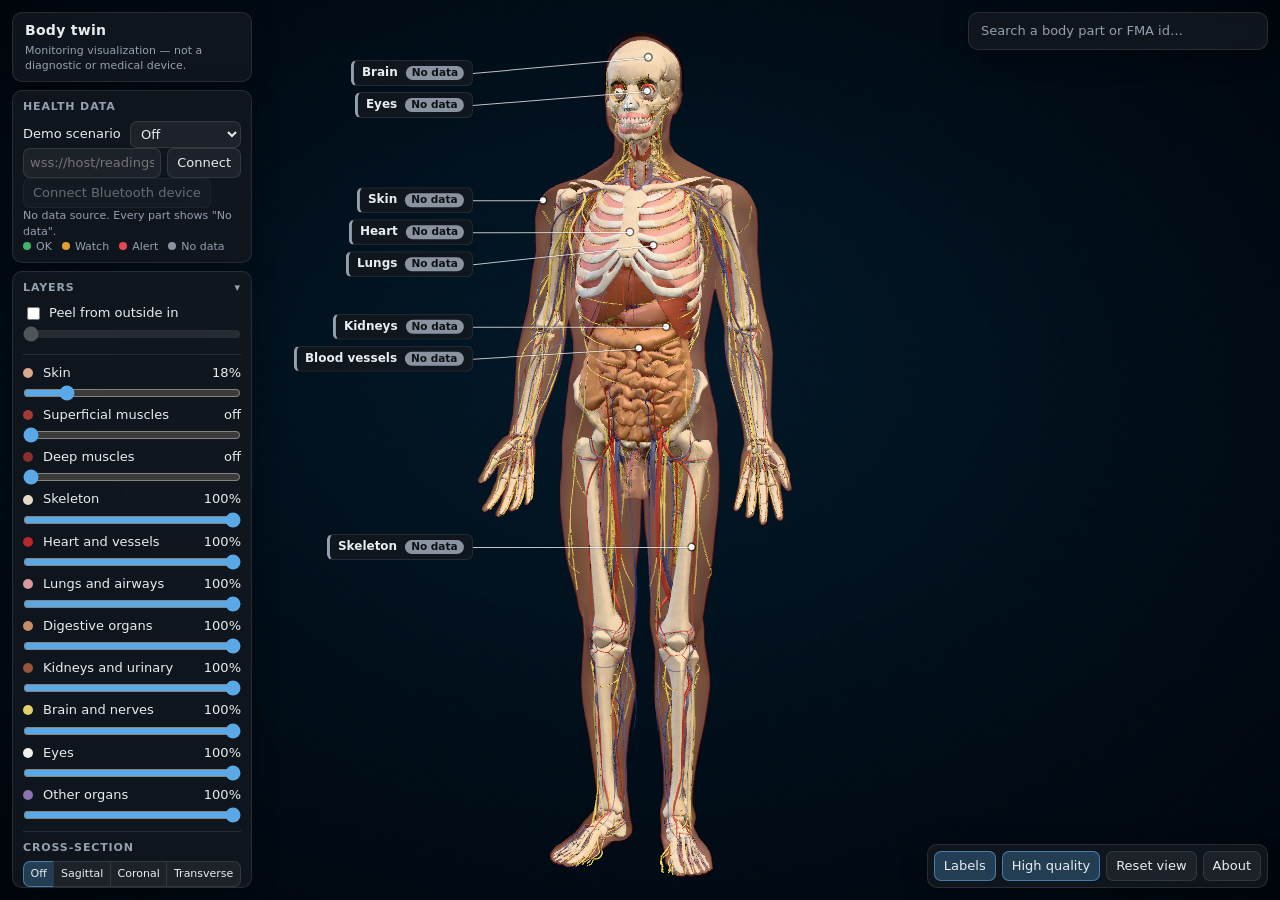
<file: bodytwin/index.html>
<!doctype html>
<!--
  Body twin - self-contained build. Monitoring visualization, not a diagnostic or medical device.
  3D models: BodyParts3D, (c) The Database Center for Life Science licensed under CC Attribution 4.0 International (CC BY 4.0) | Derived from Z-Anatomy (CC BY-SA 4.0), itself derived from BodyParts3D (c) DBCLS. Licensed CC BY-SA 4.0. (CC BY-SA 4.0)
  Keep this credit (it is also shown in the viewer's "About" panel).
-->
<html lang="en">
<head>
<meta charset="utf-8">
<meta name="viewport" content="width=device-width, initial-scale=1">
<title>Body twin</title>
<style>html, body { margin: 0; height: 100%; background: #0c1014; overflow: hidden; } body-twin { display: block; width: 100%; height: 100%; }</style>
</head>
<body>
<body-twin id="twin" src="./models" packs="bp3d,za"></body-twin>
<script>
/* Nabu bridge. Status per body part comes from Nabu Health (localStorage "nabu.twin"); in ?embed mode the page also
   talks to the Health app around it: a part picked here opens its card there, a zone picked there flies the camera here. */
(function () {
  var q = new URLSearchParams(location.search), tw = document.getElementById('twin'), embed = q.has('embed');
  var sc = q.get('scenario'); if (sc) tw.setAttribute('scenario', sc);
  if (embed) document.documentElement.className = 'embed';
  var MAP = { normal: 'ok', watch: 'watch', alert: 'alert' }, ready = false;
  function nabuParts() { try { return JSON.parse(localStorage.getItem('nabu.twin') || 'null'); } catch (e) { return null; } }
  function applyStatus() {
    var P = nabuParts(); if (!ready || !P || !tw.viewer) return;
    tw.health.stop();                                   // Nabu gives the status; the built-in demo clock would reset it
    for (var id in P) { var x = P[id], st = MAP[x.status] || 'nodata';
      tw.viewer.setPartStatus(id, st); tw.labels.setContent(id, { status: st, value: x.value || '', note: x.note || '' }); }
    tw.viewer.setStatusTint(true); tw.viewer.invalidate();
  }
  function fly(part) {
    var v = tw.viewer; if (!v) return;
    if (!part) { v.select(null); v.resetView(); return; }
    var en = tw.labels && tw.labels.entries.get('part:' + part);
    var id = en ? en.structure.meta.id : (v.store.structures.get(part) ? part : null);
    if (id) v.select(id, { reveal: true }); else { v.select(null); v.resetView(); }
  }
  var pendingPart;
  tw.addEventListener('bt-ready', function () {
    ready = true;
    if (embed) {
      var st = document.createElement('style');
      st.textContent = '.left,.search{display:none!important}.tools [data-act=labels],.tools [data-act=quality]{display:none!important}.tools{top:auto!important;bottom:8px!important;right:8px!important;left:auto!important;transform:scale(.86);transform-origin:100% 100%}';
      tw.shadowRoot.append(st);
      tw.viewer.uiInsets.left = 0; tw.viewer.setLowPower(true);
      var qb = tw.shadowRoot.querySelector('.tools [data-act=quality]'); if (qb && qb.getAttribute('aria-pressed') === 'true') qb.click();
      tw.viewer.resetView(0);
    }
    applyStatus(); if (pendingPart !== undefined) fly(pendingPart);
    if (embed) parent.postMessage({ type: 'bt:ready' }, location.origin);
  });
  tw.addEventListener('bt-select', function (e) { var m = e.detail; if (embed) parent.postMessage({ type: 'bt:selected', id: m && m.id, layer: m && m.layer }, location.origin); });
  addEventListener('storage', function (e) { if (e.key === 'nabu.twin') applyStatus(); });
  addEventListener('message', function (e) {
    if (e.origin !== location.origin) return; var d = e.data || {};
    if (d.type === 'bt:status') applyStatus();
    if (d.type === 'bt:part') { if (ready) fly(d.part); else pendingPart = d.part; }
    if (d.type === 'bt:view' && tw.viewer) { tw.viewer.select(null); tw.viewer.resetView(); }
  });
})();
</script>
<script type="module" src="./twin.js"></script>

</body>
</html>
</file>
